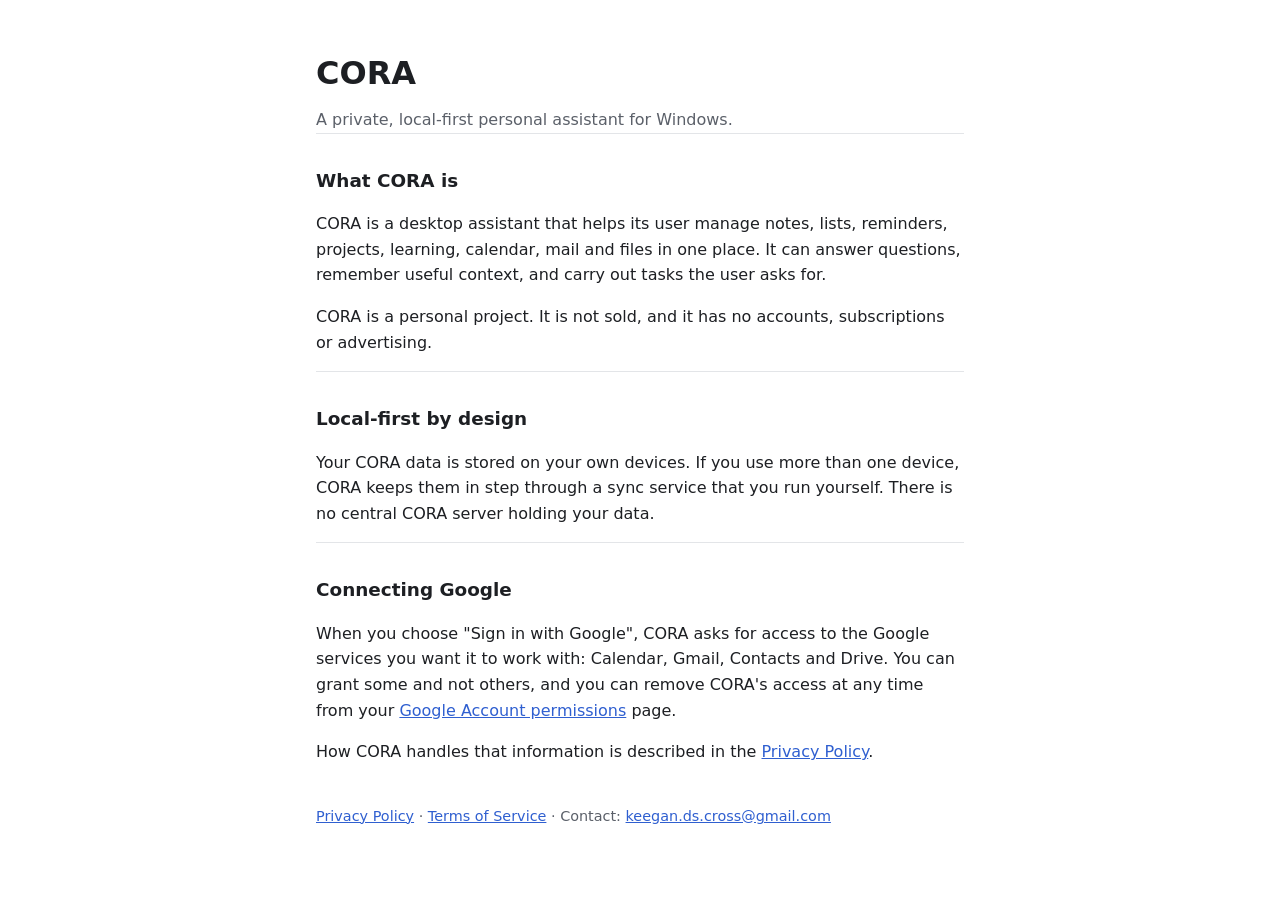
<file: index.html>
<!doctype html>
<html lang="en">
<head>
<meta charset="utf-8">
<meta name="viewport" content="width=device-width, initial-scale=1">
<title>CORA</title>
<meta name="description" content="CORA is a private, local-first personal assistant for Windows.">
<link rel="stylesheet" href="style.css">
</head>
<body>
<main>
  <header>
    <h1>CORA</h1>
    <p class="lede">A private, local-first personal assistant for Windows.</p>
  </header>

  <section>
    <h2>What CORA is</h2>
    <p>CORA is a desktop assistant that helps its user manage notes, lists, reminders, projects,
    learning, calendar, mail and files in one place. It can answer questions, remember useful
    context, and carry out tasks the user asks for.</p>
    <p>CORA is a personal project. It is not sold, and it has no accounts, subscriptions or
    advertising.</p>
  </section>

  <section>
    <h2>Local-first by design</h2>
    <p>Your CORA data is stored on your own devices. If you use more than one device, CORA keeps
    them in step through a sync service that you run yourself. There is no central CORA server
    holding your data.</p>
  </section>

  <section>
    <h2>Connecting Google</h2>
    <p>When you choose "Sign in with Google", CORA asks for access to the Google services you
    want it to work with: Calendar, Gmail, Contacts and Drive. You can grant some and not others,
    and you can remove CORA's access at any time from your
    <a href="https://myaccount.google.com/permissions">Google Account permissions</a> page.</p>
    <p>How CORA handles that information is described in the
    <a href="privacy.html">Privacy Policy</a>.</p>
  </section>

  <footer>
    <p><a href="privacy.html">Privacy Policy</a> · <a href="terms.html">Terms of Service</a> · Contact: <a href="mailto:keegan.ds.cross@gmail.com">keegan.ds.cross@gmail.com</a></p>
  </footer>
</main>
</body>
</html>
</file>
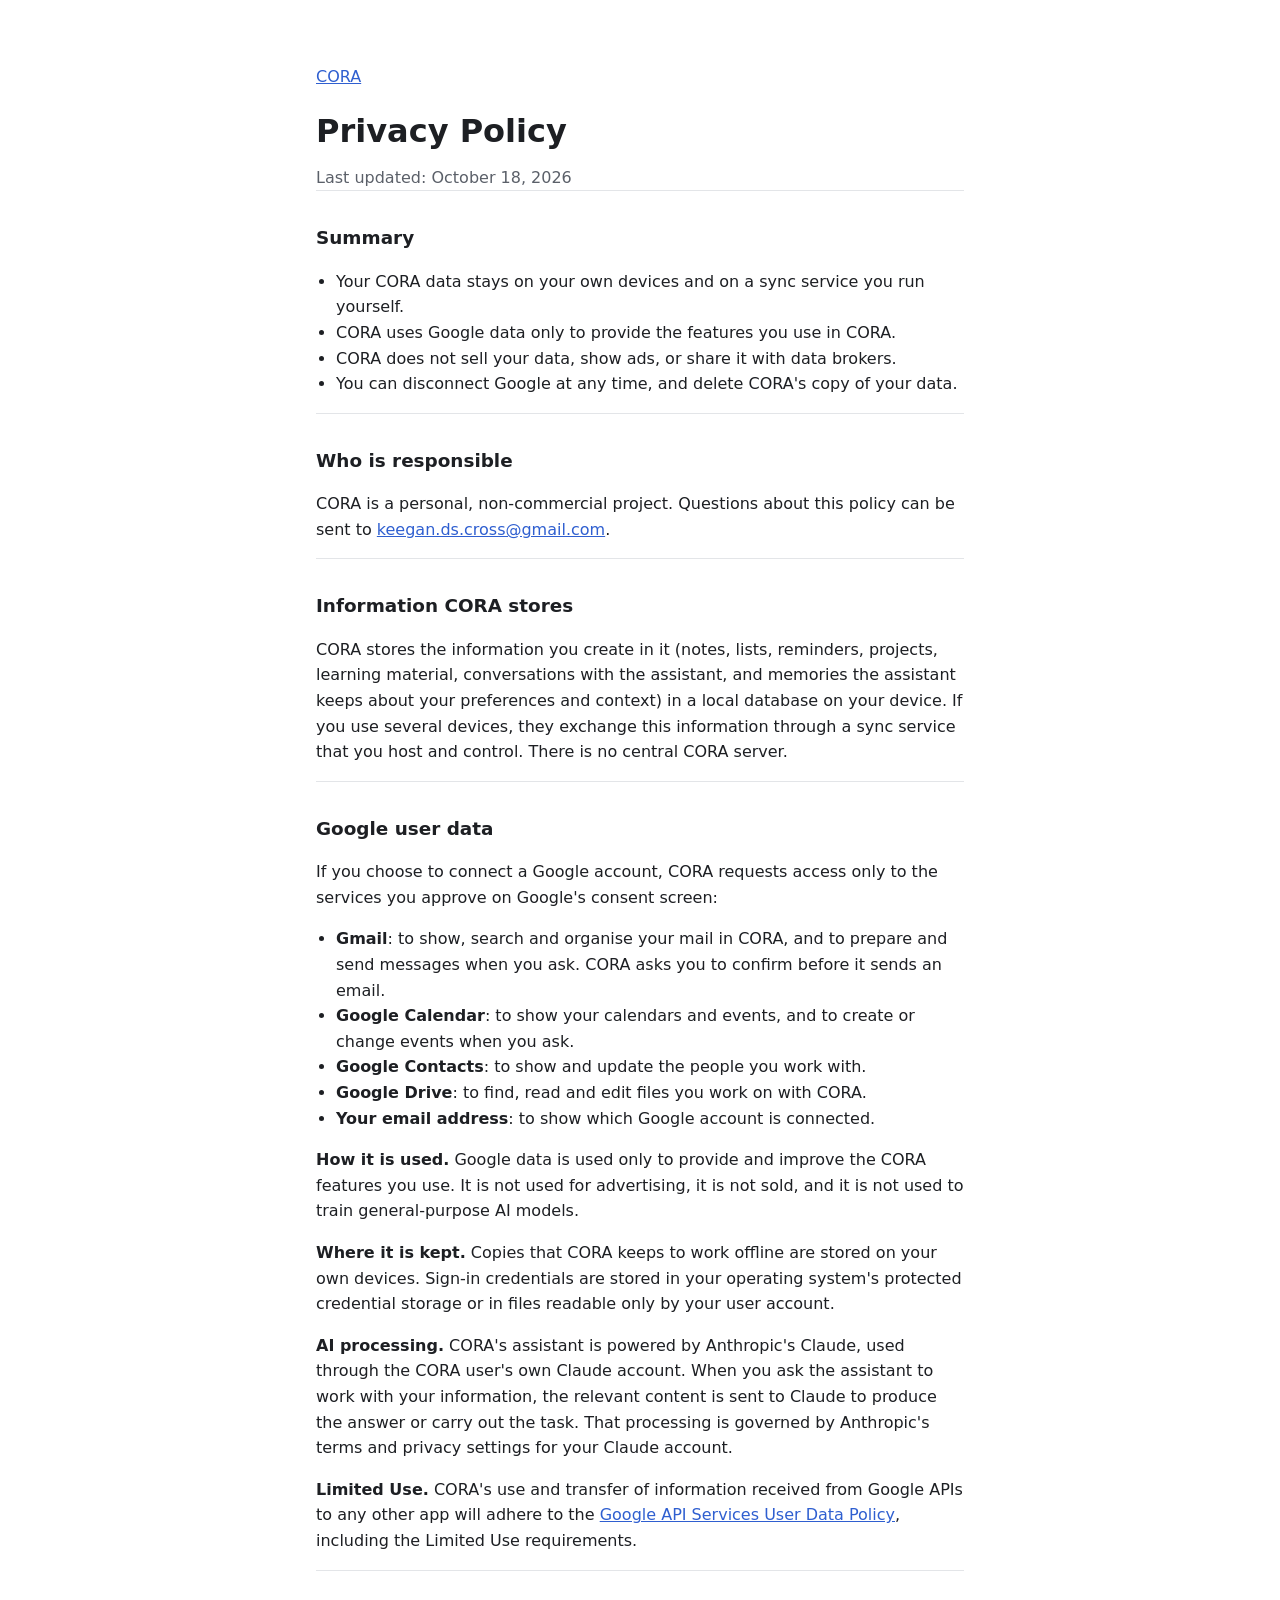
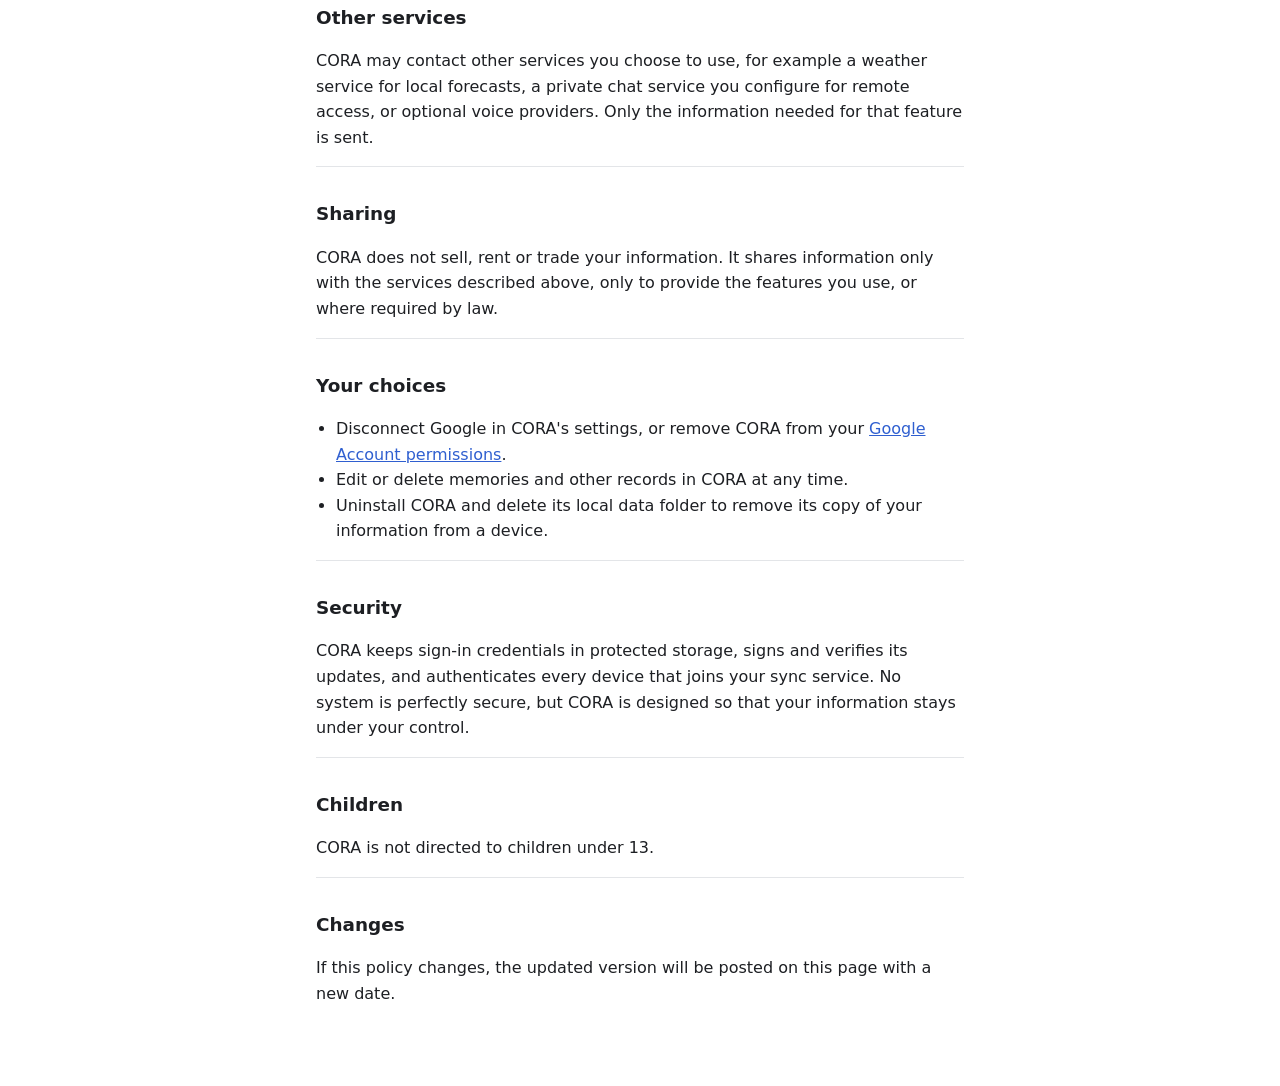
<file: privacy.html>
<!doctype html>
<html lang="en">
<head>
<meta charset="utf-8">
<meta name="viewport" content="width=device-width, initial-scale=1">
<title>CORA Privacy Policy</title>
<meta name="description" content="How CORA handles your information, including data from Google services.">
<link rel="stylesheet" href="style.css">
</head>
<body>
<main>
  <header>
    <p><a href="index.html">CORA</a></p>
    <h1>Privacy Policy</h1>
    <p class="meta">Last updated: October 18, 2026</p>
  </header>

  <section>
    <h2>Summary</h2>
    <ul>
      <li>Your CORA data stays on your own devices and on a sync service you run yourself.</li>
      <li>CORA uses Google data only to provide the features you use in CORA.</li>
      <li>CORA does not sell your data, show ads, or share it with data brokers.</li>
      <li>You can disconnect Google at any time, and delete CORA's copy of your data.</li>
    </ul>
  </section>

  <section>
    <h2>Who is responsible</h2>
    <p>CORA is a personal, non-commercial project. Questions about this policy can be sent to
    <a href="mailto:keegan.ds.cross@gmail.com">keegan.ds.cross@gmail.com</a>.</p>
  </section>

  <section>
    <h2>Information CORA stores</h2>
    <p>CORA stores the information you create in it (notes, lists, reminders, projects, learning
    material, conversations with the assistant, and memories the assistant keeps about your
    preferences and context) in a local database on your device. If you use several devices, they
    exchange this information through a sync service that you host and control. There is no
    central CORA server.</p>
  </section>

  <section>
    <h2>Google user data</h2>
    <p>If you choose to connect a Google account, CORA requests access only to the services you
    approve on Google's consent screen:</p>
    <ul>
      <li><strong>Gmail</strong>: to show, search and organise your mail in CORA, and to prepare
      and send messages when you ask. CORA asks you to confirm before it sends an email.</li>
      <li><strong>Google Calendar</strong>: to show your calendars and events, and to create or
      change events when you ask.</li>
      <li><strong>Google Contacts</strong>: to show and update the people you work with.</li>
      <li><strong>Google Drive</strong>: to find, read and edit files you work on with CORA.</li>
      <li><strong>Your email address</strong>: to show which Google account is connected.</li>
    </ul>
    <p><strong>How it is used.</strong> Google data is used only to provide and improve the CORA
    features you use. It is not used for advertising, it is not sold, and it is not used to train
    general-purpose AI models.</p>
    <p><strong>Where it is kept.</strong> Copies that CORA keeps to work offline are stored on your
    own devices. Sign-in credentials are stored in your operating system's protected credential
    storage or in files readable only by your user account.</p>
    <p><strong>AI processing.</strong> CORA's assistant is powered by Anthropic's Claude, used
    through the CORA user's own Claude account. When you ask the assistant to work with your
    information, the relevant content is sent to Claude to produce the answer or carry out the
    task. That processing is governed by Anthropic's terms and privacy settings for your Claude
    account.</p>
    <p><strong>Limited Use.</strong> CORA's use and transfer of information received from Google
    APIs to any other app will adhere to the
    <a href="https://developers.google.com/terms/api-services-user-data-policy">Google API Services
    User Data Policy</a>, including the Limited Use requirements.</p>
  </section>

  <section>
    <h2>Other services</h2>
    <p>CORA may contact other services you choose to use, for example a weather service for local
    forecasts, a private chat service you configure for remote access, or optional voice
    providers. Only the information needed for that feature is sent.</p>
  </section>

  <section>
    <h2>Sharing</h2>
    <p>CORA does not sell, rent or trade your information. It shares information only with the
    services described above, only to provide the features you use, or where required by law.</p>
  </section>

  <section>
    <h2>Your choices</h2>
    <ul>
      <li>Disconnect Google in CORA's settings, or remove CORA from your
      <a href="https://myaccount.google.com/permissions">Google Account permissions</a>.</li>
      <li>Edit or delete memories and other records in CORA at any time.</li>
      <li>Uninstall CORA and delete its local data folder to remove its copy of your
      information from a device.</li>
    </ul>
  </section>

  <section>
    <h2>Security</h2>
    <p>CORA keeps sign-in credentials in protected storage, signs and verifies its updates, and
    authenticates every device that joins your sync service. No system is perfectly secure, but
    CORA is designed so that your information stays under your control.</p>
  </section>

  <section>
    <h2>Children</h2>
    <p>CORA is not directed to children under 13.</p>
  </section>

  <section>
    <h2>Changes</h2>
    <p>If this policy changes, the updated version will be posted on this page with a new date.</p>
  </section>
</main>
</body>
</html>
</file>
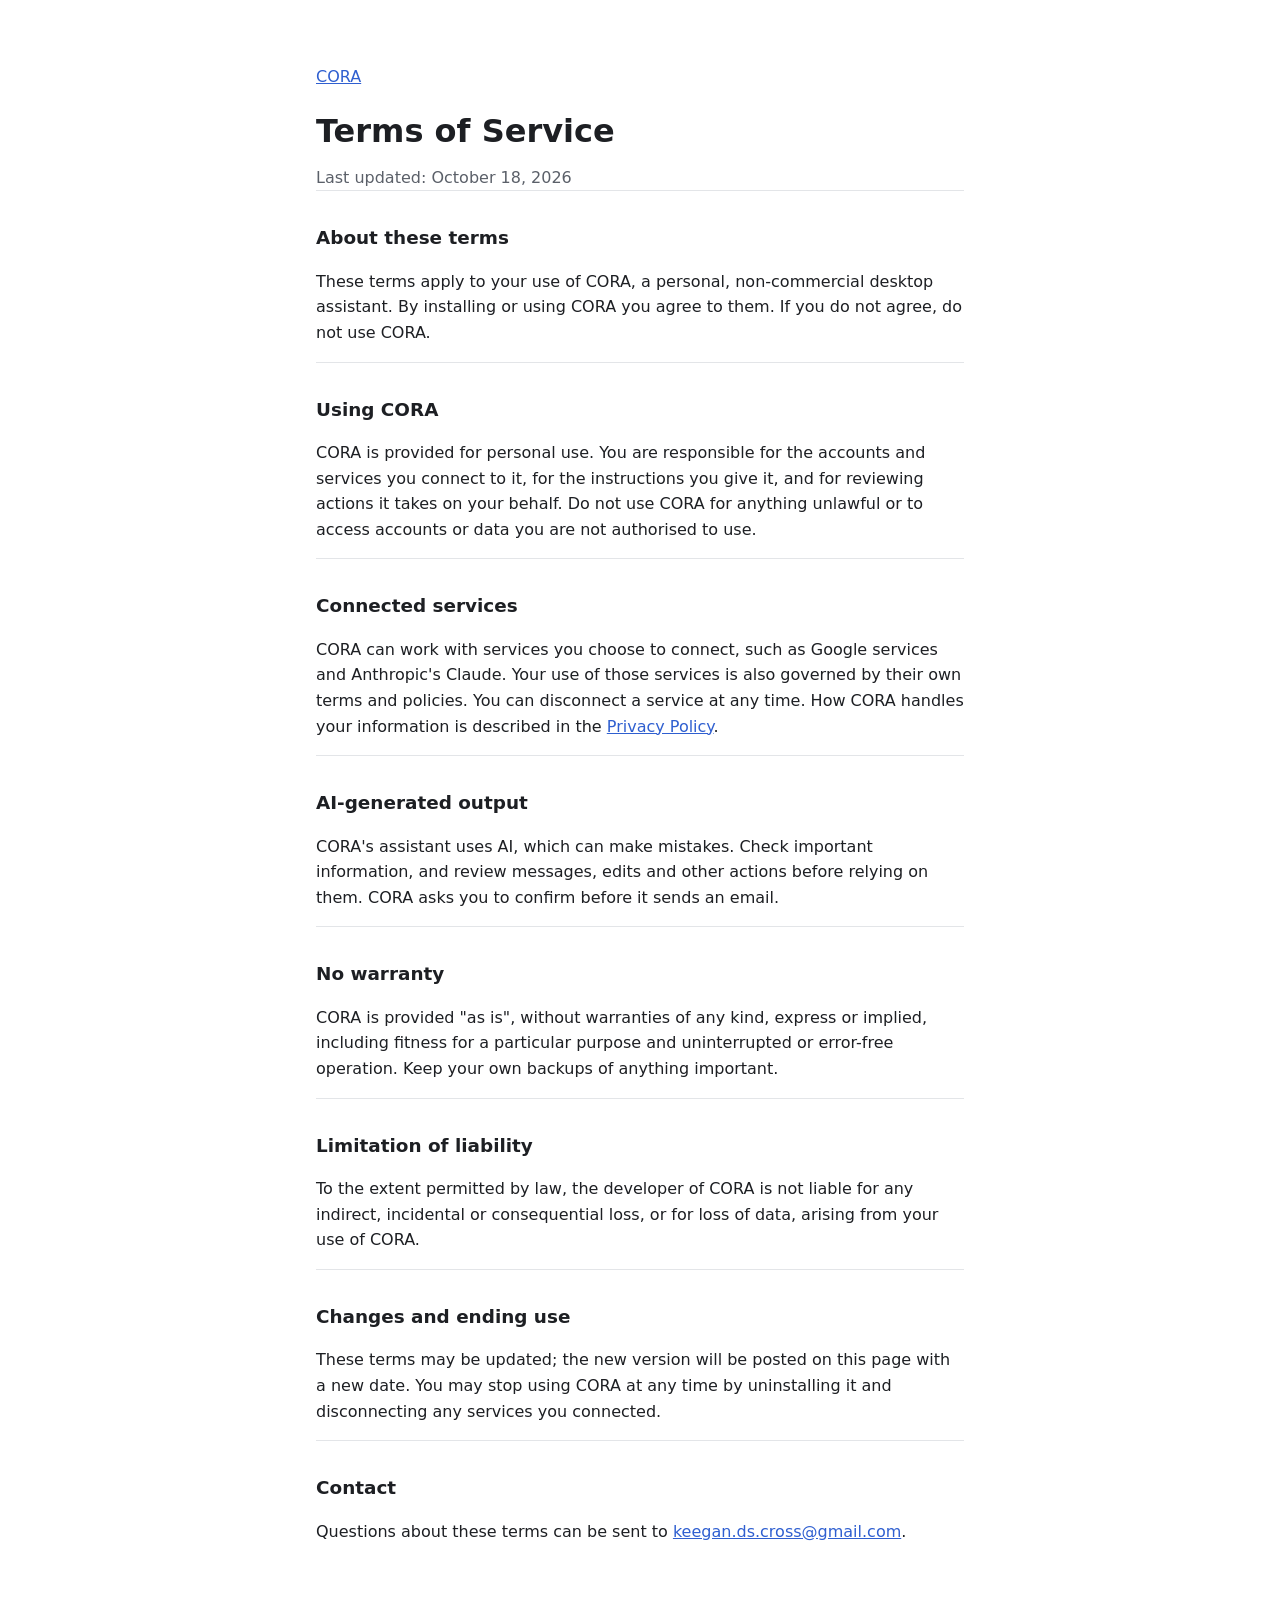
<file: terms.html>
<!doctype html>
<html lang="en">
<head>
<meta charset="utf-8">
<meta name="viewport" content="width=device-width, initial-scale=1">
<title>CORA Terms of Service</title>
<meta name="description" content="Terms for using CORA.">
<link rel="stylesheet" href="style.css">
</head>
<body>
<main>
  <header>
    <p><a href="index.html">CORA</a></p>
    <h1>Terms of Service</h1>
    <p class="meta">Last updated: October 18, 2026</p>
  </header>

  <section>
    <h2>About these terms</h2>
    <p>These terms apply to your use of CORA, a personal, non-commercial desktop assistant. By
    installing or using CORA you agree to them. If you do not agree, do not use CORA.</p>
  </section>

  <section>
    <h2>Using CORA</h2>
    <p>CORA is provided for personal use. You are responsible for the accounts and services you
    connect to it, for the instructions you give it, and for reviewing actions it takes on your
    behalf. Do not use CORA for anything unlawful or to access accounts or data you are not
    authorised to use.</p>
  </section>

  <section>
    <h2>Connected services</h2>
    <p>CORA can work with services you choose to connect, such as Google services and Anthropic's
    Claude. Your use of those services is also governed by their own terms and policies. You can
    disconnect a service at any time. How CORA handles your information is described in the
    <a href="privacy.html">Privacy Policy</a>.</p>
  </section>

  <section>
    <h2>AI-generated output</h2>
    <p>CORA's assistant uses AI, which can make mistakes. Check important information, and review
    messages, edits and other actions before relying on them. CORA asks you to confirm before it
    sends an email.</p>
  </section>

  <section>
    <h2>No warranty</h2>
    <p>CORA is provided "as is", without warranties of any kind, express or implied, including
    fitness for a particular purpose and uninterrupted or error-free operation. Keep your own
    backups of anything important.</p>
  </section>

  <section>
    <h2>Limitation of liability</h2>
    <p>To the extent permitted by law, the developer of CORA is not liable for any indirect,
    incidental or consequential loss, or for loss of data, arising from your use of CORA.</p>
  </section>

  <section>
    <h2>Changes and ending use</h2>
    <p>These terms may be updated; the new version will be posted on this page with a new date.
    You may stop using CORA at any time by uninstalling it and disconnecting any services you
    connected.</p>
  </section>

  <section>
    <h2>Contact</h2>
    <p>Questions about these terms can be sent to
    <a href="mailto:keegan.ds.cross@gmail.com">keegan.ds.cross@gmail.com</a>.</p>
  </section>
</main>
</body>
</html>
</file>
<file: style.css>
:root {
  --bg: #ffffff;
  --fg: #1d1f23;
  --muted: #5b6069;
  --link: #2f5fd0;
  --rule: #e3e5e8;
}
@media (prefers-color-scheme: dark) {
  :root {
    --bg: #15171a;
    --fg: #e7e9ec;
    --muted: #a0a6ae;
    --link: #8fb0ff;
    --rule: #2a2d32;
  }
}
* { box-sizing: border-box; }
body {
  margin: 0;
  background: var(--bg);
  color: var(--fg);
  font: 16px/1.6 system-ui, -apple-system, "Segoe UI", Roboto, sans-serif;
}
main { max-width: 680px; margin: 0 auto; padding: 48px 16px 64px; }
h1 { font-size: 2rem; margin: 0 0 8px; }
h2 { font-size: 1.15rem; margin: 32px 0 8px; }
.lede, .meta { color: var(--muted); margin: 0; }
a { color: var(--link); }
section { border-top: 1px solid var(--rule); }
footer { margin-top: 40px; color: var(--muted); font-size: 0.9rem; }
ul { padding-left: 20px; }
</file>
